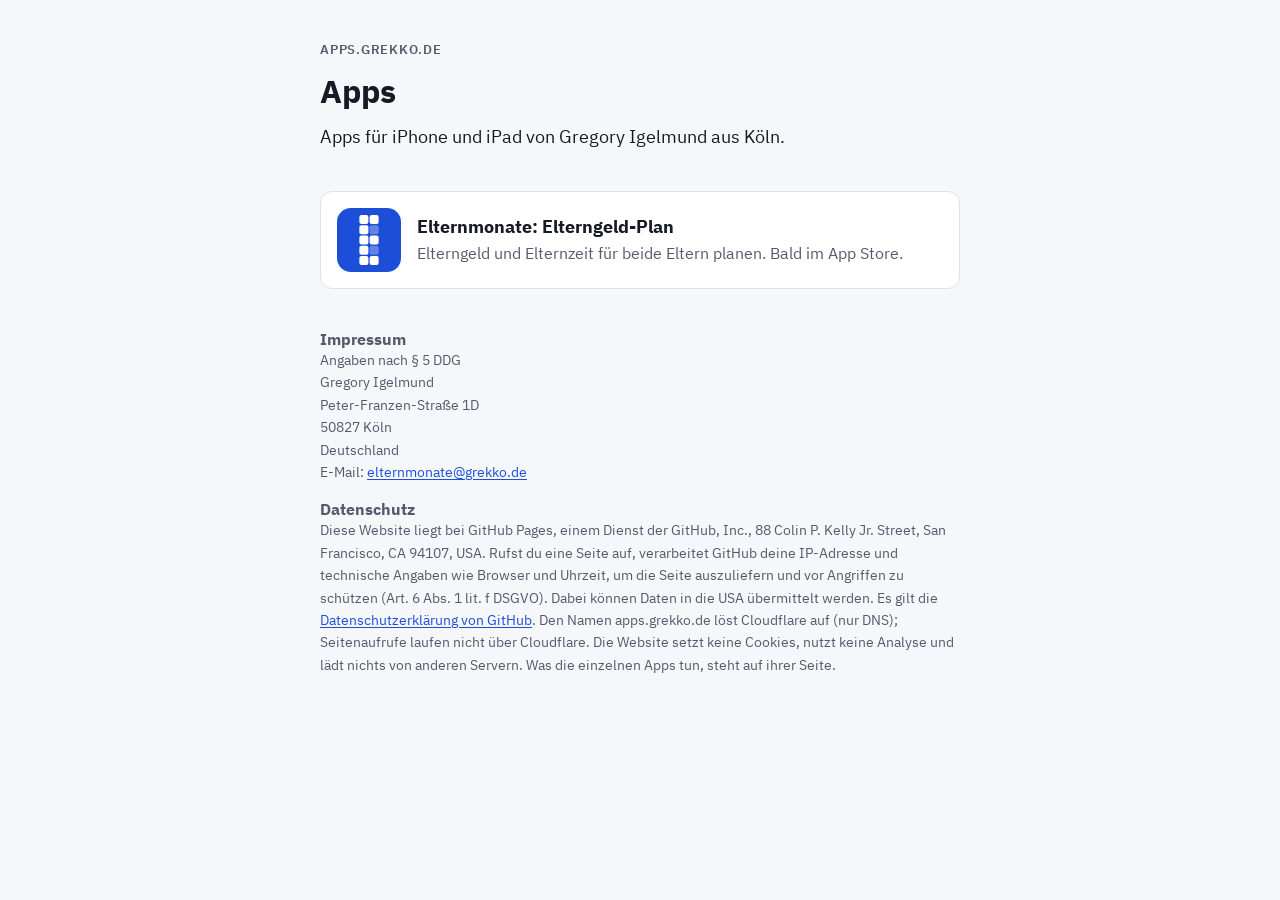
<file: index.html>
<!doctype html>
<html lang="de">
<head>
<meta charset="utf-8">
<meta name="viewport" content="width=device-width, initial-scale=1, viewport-fit=cover">
<title>Apps von Gregory Igelmund</title>
<meta name="description" content="Apps für iPhone und iPad von Gregory Igelmund aus Köln.">
<link rel="stylesheet" href="assets/site.css">
</head>
<body>
<main>
  <header>
    <p class="eyebrow">apps.grekko.de</p>
    <h1>Apps</h1>
    <p class="lead">Apps für iPhone und iPad von Gregory Igelmund aus Köln.</p>
  </header>

  <ul class="apps">
    <li>
      <a class="app-card" href="elternmonate/">
        <img class="icon" src="elternmonate/icon.svg" alt="" width="64" height="64">
        <span>
          <strong>Elternmonate: Elterngeld-Plan</strong>
          <span class="muted">Elterngeld und Elternzeit für beide Eltern planen. Bald im App Store.</span>
        </span>
      </a>
    </li>
  </ul>
</main>

<footer>
  <div id="impressum">
    <h2>Impressum</h2>
    <p>Angaben nach § 5 DDG</p>
    <address>
      Gregory Igelmund<br>
      Peter-Franzen-Straße 1D<br>
      50827 Köln<br>
      Deutschland<br>
      E-Mail: <a href="mailto:elternmonate@grekko.de">elternmonate@grekko.de</a>
    </address>
  </div>
  <div id="datenschutz">
    <h2>Datenschutz</h2>
    <p>Diese Website liegt bei GitHub Pages, einem Dienst der GitHub, Inc., 88 Colin P. Kelly Jr. Street, San Francisco, CA 94107, USA. Rufst du eine Seite auf, verarbeitet GitHub deine IP-Adresse und technische Angaben wie Browser und Uhrzeit, um die Seite auszuliefern und vor Angriffen zu schützen (Art. 6 Abs. 1 lit. f DSGVO). Dabei können Daten in die USA übermittelt werden. Es gilt die <a href="https://docs.github.com/en/site-policy/privacy-policies/github-general-privacy-statement" rel="noopener">Datenschutzerklärung von GitHub</a>. Den Namen apps.grekko.de löst Cloudflare auf (nur DNS); Seitenaufrufe laufen nicht über Cloudflare. Die Website setzt keine Cookies, nutzt keine Analyse und lädt nichts von anderen Servern. Was die einzelnen Apps tun, steht auf ihrer Seite.</p>
  </div>
</footer>
</body>
</html>
</file>
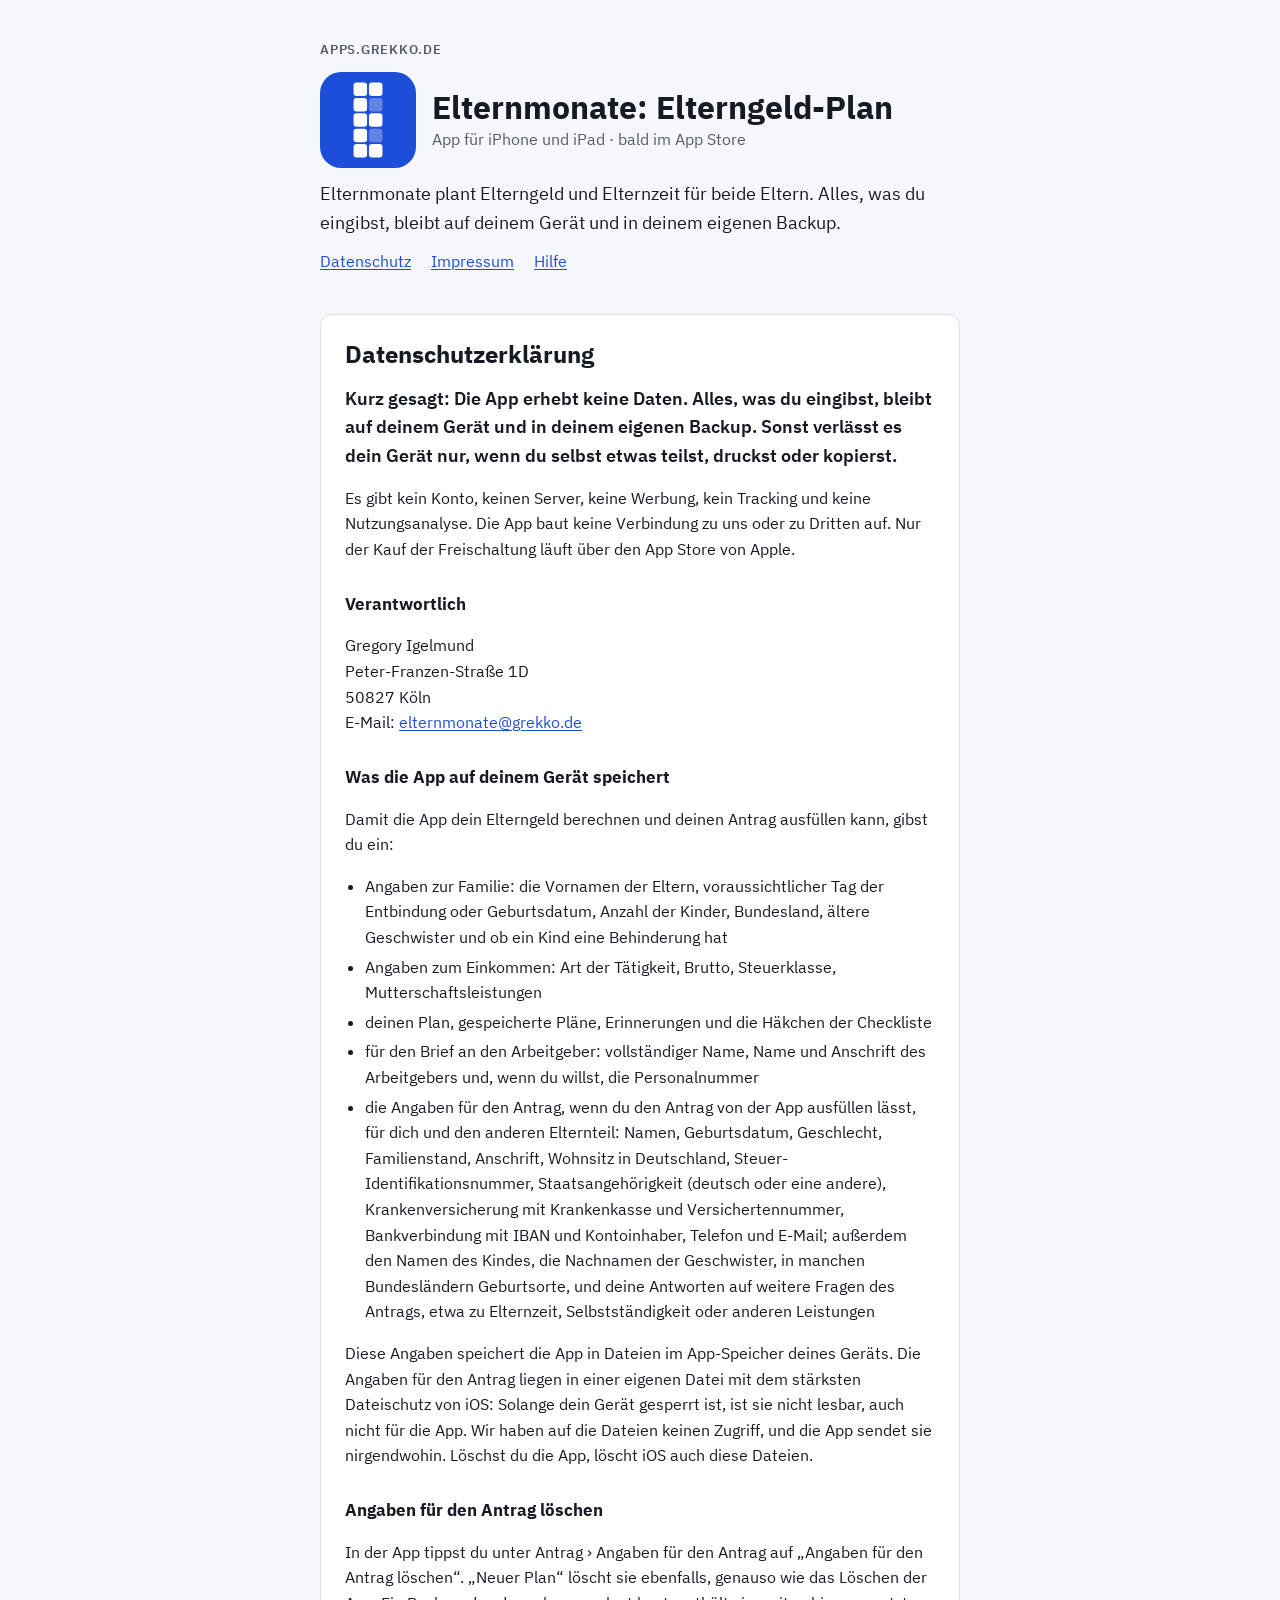
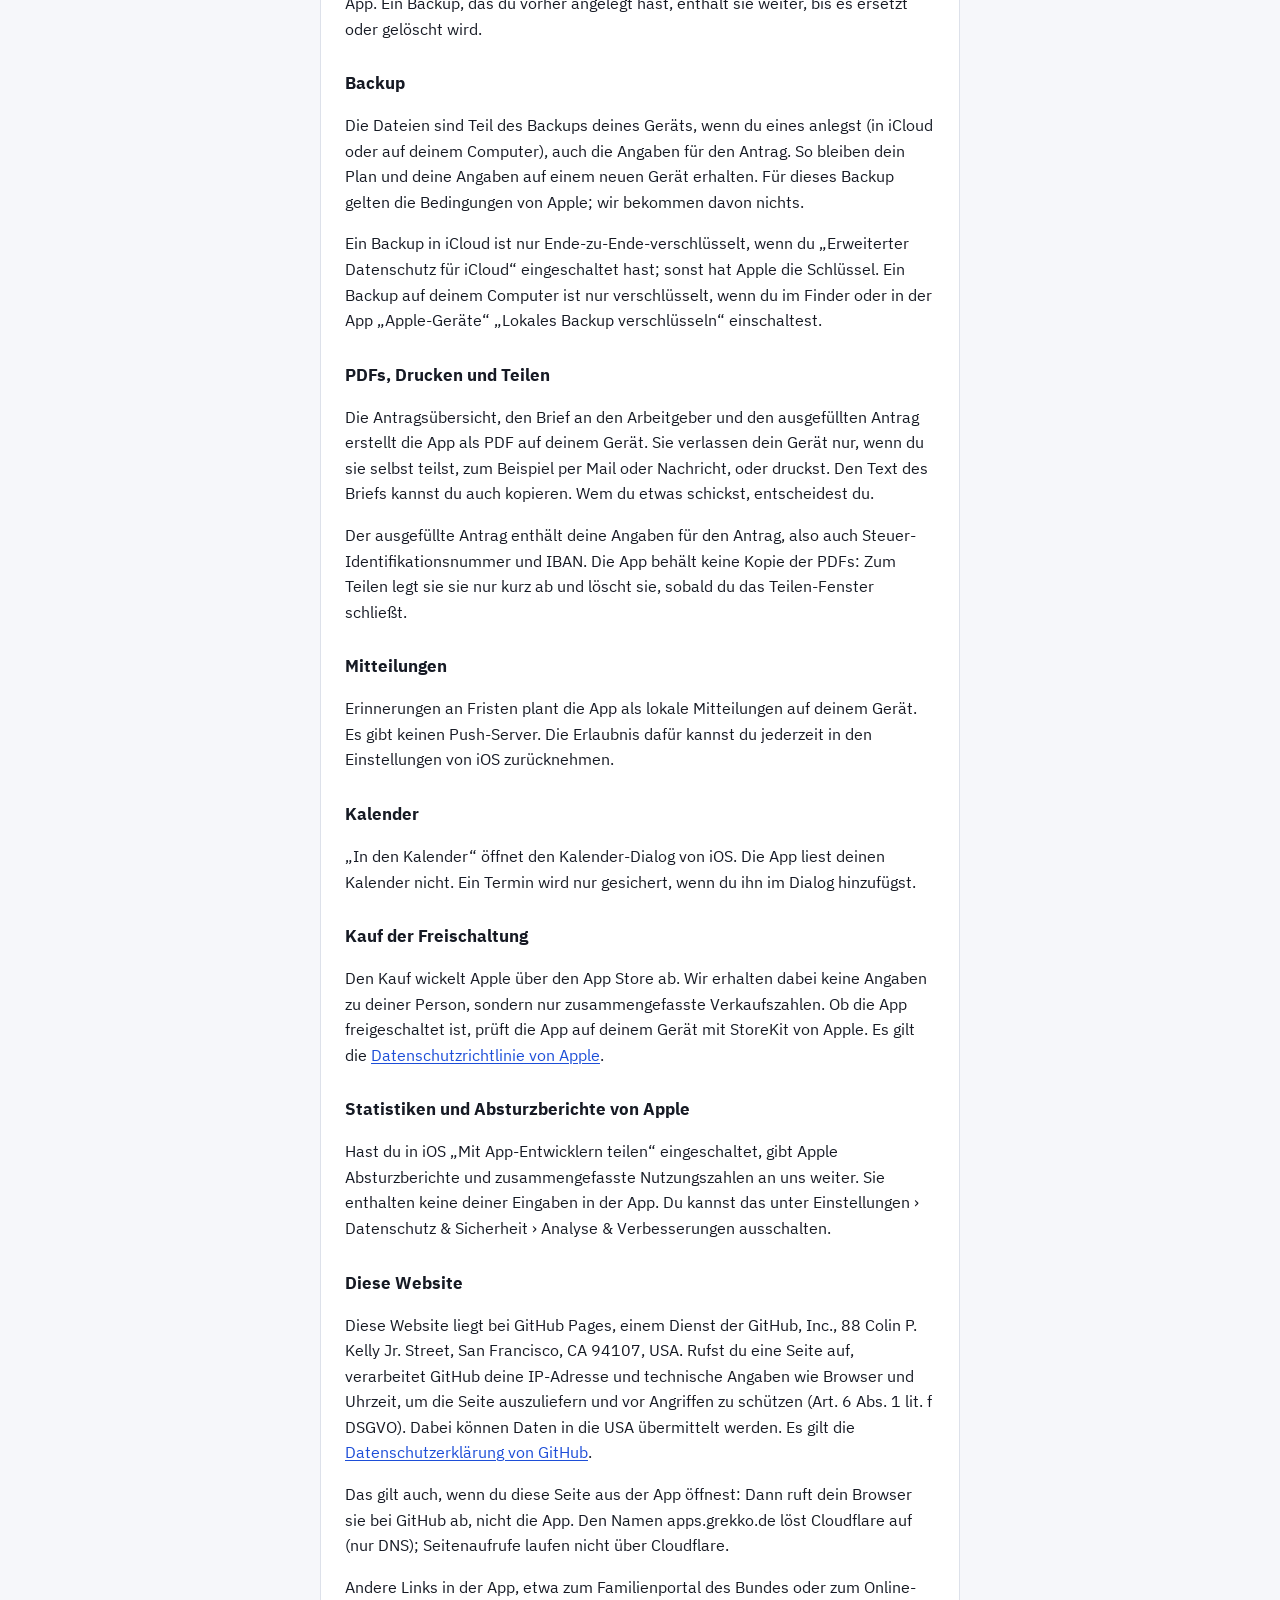
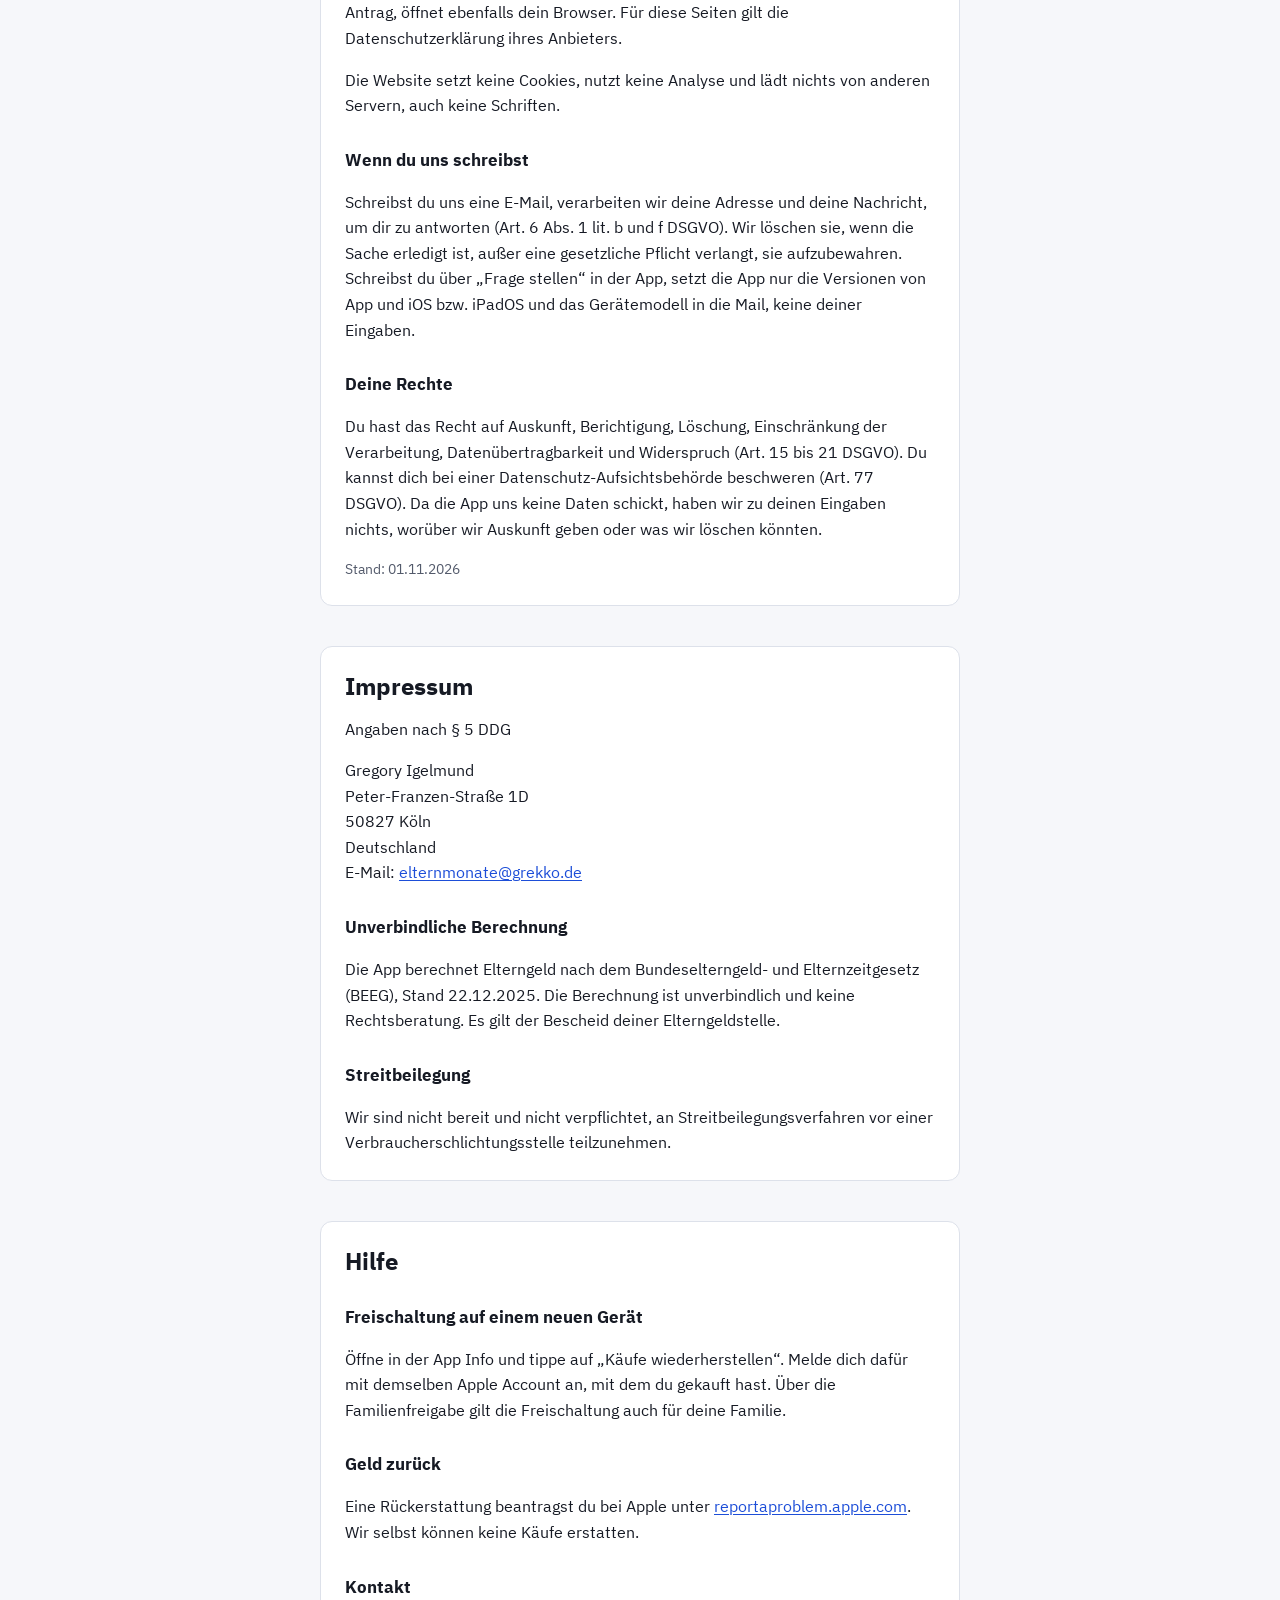
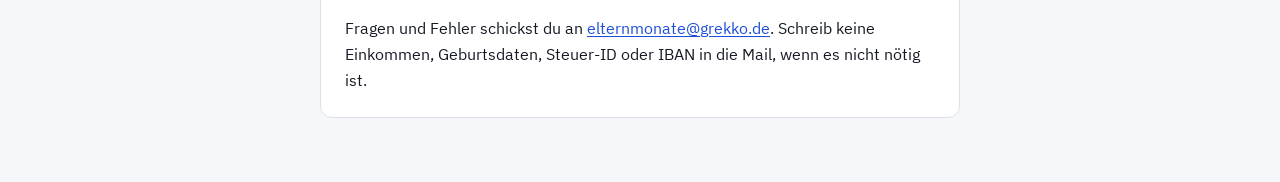
<file: elternmonate/index.html>
<!doctype html>
<html lang="de">
<head>
<meta charset="utf-8">
<meta name="viewport" content="width=device-width, initial-scale=1, viewport-fit=cover">
<title>Elternmonate: Elterngeld-Plan – Datenschutz, Impressum und Hilfe</title>
<meta name="description" content="Elternmonate plant Elterngeld und Elternzeit für beide Eltern auf iPhone und iPad. Datenschutzerklärung, Impressum und Hilfe.">
<link rel="icon" href="icon.svg" type="image/svg+xml">
<link rel="apple-touch-icon" href="icon.png">
<link rel="stylesheet" href="../assets/site.css">
</head>
<body>
<main>
  <header>
    <p class="eyebrow"><a href="/">apps.grekko.de</a></p>
    <div class="app-head">
      <img class="icon" src="icon.svg" alt="" width="96" height="96">
      <div>
        <h1>Elternmonate: Elterngeld-Plan</h1>
        <p class="muted">App für iPhone und iPad · bald im App Store</p>
      </div>
    </div>
    <p class="lead">Elternmonate plant Elterngeld und Elternzeit für beide Eltern. Alles, was du eingibst, bleibt auf deinem Gerät und in deinem eigenen Backup.</p>
    <nav aria-label="Abschnitte">
      <a href="#datenschutz">Datenschutz</a>
      <a href="#impressum">Impressum</a>
      <a href="#hilfe">Hilfe</a>
    </nav>
  </header>

  <section id="datenschutz">
    <h2>Datenschutzerklärung</h2>
    <p class="kurz">Kurz gesagt: Die App erhebt keine Daten. Alles, was du eingibst, bleibt auf deinem Gerät und in deinem eigenen Backup. Sonst verlässt es dein Gerät nur, wenn du selbst etwas teilst, druckst oder kopierst.</p>
    <p>Es gibt kein Konto, keinen Server, keine Werbung, kein Tracking und keine Nutzungsanalyse. Die App baut keine Verbindung zu uns oder zu Dritten auf. Nur der Kauf der Freischaltung läuft über den App Store von Apple.</p>

    <h3>Verantwortlich</h3>
    <address>
      Gregory Igelmund<br>
      Peter-Franzen-Straße 1D<br>
      50827 Köln<br>
      E-Mail: <a href="mailto:elternmonate@grekko.de">elternmonate@grekko.de</a>
    </address>

    <h3>Was die App auf deinem Gerät speichert</h3>
    <p>Damit die App dein Elterngeld berechnen und deinen Antrag ausfüllen kann, gibst du ein:</p>
    <ul>
      <li>Angaben zur Familie: die Vornamen der Eltern, voraussichtlicher Tag der Entbindung oder Geburtsdatum, Anzahl der Kinder, Bundesland, ältere Geschwister und ob ein Kind eine Behinderung hat</li>
      <li>Angaben zum Einkommen: Art der Tätigkeit, Brutto, Steuerklasse, Mutterschaftsleistungen</li>
      <li>deinen Plan, gespeicherte Pläne, Erinnerungen und die Häkchen der Checkliste</li>
      <li>für den Brief an den Arbeitgeber: vollständiger Name, Name und Anschrift des Arbeitgebers und, wenn du willst, die Personalnummer</li>
      <li>die Angaben für den Antrag, wenn du den Antrag von der App ausfüllen lässt, für dich und den anderen Elternteil: Namen, Geburtsdatum, Geschlecht, Familienstand, Anschrift, Wohnsitz in Deutschland, Steuer-Identifikationsnummer, Staatsangehörigkeit (deutsch oder eine andere), Krankenversicherung mit Krankenkasse und Versichertennummer, Bankverbindung mit IBAN und Kontoinhaber, Telefon und E-Mail; außerdem den Namen des Kindes, die Nachnamen der Geschwister, in manchen Bundesländern Geburtsorte, und deine Antworten auf weitere Fragen des Antrags, etwa zu Elternzeit, Selbstständigkeit oder anderen Leistungen</li>
    </ul>
    <p>Diese Angaben speichert die App in Dateien im App-Speicher deines Geräts. Die Angaben für den Antrag liegen in einer eigenen Datei mit dem stärksten Dateischutz von iOS: Solange dein Gerät gesperrt ist, ist sie nicht lesbar, auch nicht für die App. Wir haben auf die Dateien keinen Zugriff, und die App sendet sie nirgendwohin. Löschst du die App, löscht iOS auch diese Dateien.</p>

    <h3>Angaben für den Antrag löschen</h3>
    <p>In der App tippst du unter Antrag › Angaben für den Antrag auf „Angaben für den Antrag löschen“. „Neuer Plan“ löscht sie ebenfalls, genauso wie das Löschen der App. Ein Backup, das du vorher angelegt hast, enthält sie weiter, bis es ersetzt oder gelöscht wird.</p>

    <h3>Backup</h3>
    <p>Die Dateien sind Teil des Backups deines Geräts, wenn du eines anlegst (in iCloud oder auf deinem Computer), auch die Angaben für den Antrag. So bleiben dein Plan und deine Angaben auf einem neuen Gerät erhalten. Für dieses Backup gelten die Bedingungen von Apple; wir bekommen davon nichts.</p>
    <p>Ein Backup in iCloud ist nur Ende-zu-Ende-verschlüsselt, wenn du „Erweiterter Datenschutz für iCloud“ eingeschaltet hast; sonst hat Apple die Schlüssel. Ein Backup auf deinem Computer ist nur verschlüsselt, wenn du im Finder oder in der App „Apple-Geräte“ „Lokales Backup verschlüsseln“ einschaltest.</p>

    <h3>PDFs, Drucken und Teilen</h3>
    <p>Die Antragsübersicht, den Brief an den Arbeitgeber und den ausgefüllten Antrag erstellt die App als PDF auf deinem Gerät. Sie verlassen dein Gerät nur, wenn du sie selbst teilst, zum Beispiel per Mail oder Nachricht, oder druckst. Den Text des Briefs kannst du auch kopieren. Wem du etwas schickst, entscheidest du.</p>
    <p>Der ausgefüllte Antrag enthält deine Angaben für den Antrag, also auch Steuer-Identifikationsnummer und IBAN. Die App behält keine Kopie der PDFs: Zum Teilen legt sie sie nur kurz ab und löscht sie, sobald du das Teilen-Fenster schließt.</p>

    <h3>Mitteilungen</h3>
    <p>Erinnerungen an Fristen plant die App als lokale Mitteilungen auf deinem Gerät. Es gibt keinen Push-Server. Die Erlaubnis dafür kannst du jederzeit in den Einstellungen von iOS zurücknehmen.</p>

    <h3>Kalender</h3>
    <p>„In den Kalender“ öffnet den Kalender-Dialog von iOS. Die App liest deinen Kalender nicht. Ein Termin wird nur gesichert, wenn du ihn im Dialog hinzufügst.</p>

    <h3>Kauf der Freischaltung</h3>
    <p>Den Kauf wickelt Apple über den App Store ab. Wir erhalten dabei keine Angaben zu deiner Person, sondern nur zusammengefasste Verkaufszahlen. Ob die App freigeschaltet ist, prüft die App auf deinem Gerät mit StoreKit von Apple. Es gilt die <a href="https://www.apple.com/de/legal/privacy/de-ww/" rel="noopener">Datenschutzrichtlinie von Apple</a>.</p>

    <h3>Statistiken und Absturzberichte von Apple</h3>
    <p>Hast du in iOS „Mit App-Entwicklern teilen“ eingeschaltet, gibt Apple Absturzberichte und zusammengefasste Nutzungszahlen an uns weiter. Sie enthalten keine deiner Eingaben in der App. Du kannst das unter Einstellungen › Datenschutz &amp; Sicherheit › Analyse &amp; Verbesserungen ausschalten.</p>

    <h3>Diese Website</h3>
    <p>Diese Website liegt bei GitHub Pages, einem Dienst der GitHub, Inc., 88 Colin P. Kelly Jr. Street, San Francisco, CA 94107, USA. Rufst du eine Seite auf, verarbeitet GitHub deine IP-Adresse und technische Angaben wie Browser und Uhrzeit, um die Seite auszuliefern und vor Angriffen zu schützen (Art. 6 Abs. 1 lit. f DSGVO). Dabei können Daten in die USA übermittelt werden. Es gilt die <a href="https://docs.github.com/en/site-policy/privacy-policies/github-general-privacy-statement" rel="noopener">Datenschutzerklärung von GitHub</a>.</p>
    <p>Das gilt auch, wenn du diese Seite aus der App öffnest: Dann ruft dein Browser sie bei GitHub ab, nicht die App. Den Namen apps.grekko.de löst Cloudflare auf (nur DNS); Seitenaufrufe laufen nicht über Cloudflare.</p>
    <p>Andere Links in der App, etwa zum Familienportal des Bundes oder zum Online-Antrag, öffnet ebenfalls dein Browser. Für diese Seiten gilt die Datenschutzerklärung ihres Anbieters.</p>
    <p>Die Website setzt keine Cookies, nutzt keine Analyse und lädt nichts von anderen Servern, auch keine Schriften.</p>

    <h3>Wenn du uns schreibst</h3>
    <p>Schreibst du uns eine E-Mail, verarbeiten wir deine Adresse und deine Nachricht, um dir zu antworten (Art. 6 Abs. 1 lit. b und f DSGVO). Wir löschen sie, wenn die Sache erledigt ist, außer eine gesetzliche Pflicht verlangt, sie aufzubewahren. Schreibst du über „Frage stellen“ in der App, setzt die App nur die Versionen von App und iOS bzw. iPadOS und das Gerätemodell in die Mail, keine deiner Eingaben.</p>

    <h3>Deine Rechte</h3>
    <p>Du hast das Recht auf Auskunft, Berichtigung, Löschung, Einschränkung der Verarbeitung, Datenübertragbarkeit und Widerspruch (Art. 15 bis 21 DSGVO). Du kannst dich bei einer Datenschutz-Aufsichtsbehörde beschweren (Art. 77 DSGVO). Da die App uns keine Daten schickt, haben wir zu deinen Eingaben nichts, worüber wir Auskunft geben oder was wir löschen könnten.</p>

    <p class="stand">Stand: 01.11.2026</p>
  </section>

  <section id="impressum">
    <h2>Impressum</h2>
    <p>Angaben nach § 5 DDG</p>
    <address>
      Gregory Igelmund<br>
      Peter-Franzen-Straße 1D<br>
      50827 Köln<br>
      Deutschland<br>
      E-Mail: <a href="mailto:elternmonate@grekko.de">elternmonate@grekko.de</a>
    </address>

    <h3>Unverbindliche Berechnung</h3>
    <p>Die App berechnet Elterngeld nach dem Bundeselterngeld- und Elternzeitgesetz (BEEG), Stand 22.12.2025. Die Berechnung ist unverbindlich und keine Rechtsberatung. Es gilt der Bescheid deiner Elterngeldstelle.</p>

    <h3>Streitbeilegung</h3>
    <p>Wir sind nicht bereit und nicht verpflichtet, an Streitbeilegungsverfahren vor einer Verbraucherschlichtungsstelle teilzunehmen.</p>
  </section>

  <section id="hilfe">
    <h2>Hilfe</h2>
    <h3>Freischaltung auf einem neuen Gerät</h3>
    <p>Öffne in der App Info und tippe auf „Käufe wiederherstellen“. Melde dich dafür mit demselben Apple Account an, mit dem du gekauft hast. Über die Familienfreigabe gilt die Freischaltung auch für deine Familie.</p>
    <h3>Geld zurück</h3>
    <p>Eine Rückerstattung beantragst du bei Apple unter <a href="https://reportaproblem.apple.com" rel="noopener">reportaproblem.apple.com</a>. Wir selbst können keine Käufe erstatten.</p>
    <h3>Kontakt</h3>
    <p>Fragen und Fehler schickst du an <a href="mailto:elternmonate@grekko.de">elternmonate@grekko.de</a>. Schreib keine Einkommen, Geburtsdaten, Steuer-ID oder IBAN in die Mail, wenn es nicht nötig ist.</p>
  </section>
</main>
</body>
</html>
</file>
<file: assets/site.css>
@font-face { font-family: "IBM Plex Sans"; font-weight: 400; font-display: swap; src: url("fonts/IBMPlexSans-Regular-Latin1.woff2") format("woff2");
  unicode-range: U+0000, U+000D, U+0020-007E, U+00A0-00FF, U+0131, U+0152-0153, U+02C6, U+02DA, U+02DC, U+2013-2014, U+2018-201A, U+201C-201E, U+2020-2022, U+2026, U+2030, U+2039-203A, U+2044, U+20AC, U+2122, U+2212, U+FB01-FB02; }
@font-face { font-family: "IBM Plex Sans"; font-weight: 600; font-display: swap; src: url("fonts/IBMPlexSans-SemiBold-Latin1.woff2") format("woff2");
  unicode-range: U+0000, U+000D, U+0020-007E, U+00A0-00FF, U+0131, U+0152-0153, U+02C6, U+02DA, U+02DC, U+2013-2014, U+2018-201A, U+201C-201E, U+2020-2022, U+2026, U+2030, U+2039-203A, U+2044, U+20AC, U+2122, U+2212, U+FB01-FB02; }
@font-face { font-family: "IBM Plex Sans"; font-weight: 700; font-display: swap; src: url("fonts/IBMPlexSans-Bold-Latin1.woff2") format("woff2");
  unicode-range: U+0000, U+000D, U+0020-007E, U+00A0-00FF, U+0131, U+0152-0153, U+02C6, U+02DA, U+02DC, U+2013-2014, U+2018-201A, U+201C-201E, U+2020-2022, U+2026, U+2030, U+2039-203A, U+2044, U+20AC, U+2122, U+2212, U+FB01-FB02; }

:root {
  --bg: #f6f7fa;
  --surface: #ffffff;
  --ink: #161a24;
  --muted: #535a6b;
  --line: #dde1ea;
  --accent: #1d4ed8;
  --font: "IBM Plex Sans", -apple-system, "Segoe UI", Roboto, sans-serif;
  color-scheme: light;
}
@media (prefers-color-scheme: dark) {
  :root {
    --bg: #11141b; --surface: #1a1e28; --ink: #e9ecf3; --muted: #a3aabb;
    --line: #2c3240; --accent: #7aa2ff; color-scheme: dark;
  }
}

* { box-sizing: border-box; }
body {
  margin: 0;
  background: var(--bg); color: var(--ink); font-family: var(--font);
  font-size: 1rem; line-height: 1.6;
  padding-left: max(16px, env(safe-area-inset-left, 0px));
  padding-right: max(16px, env(safe-area-inset-right, 0px));
  padding-block: 2.5rem 4rem;
  -webkit-text-size-adjust: 100%;
}
main { max-width: 40rem; margin: 0 auto; display: flex; flex-direction: column; gap: 2.5rem; }
header { display: flex; flex-direction: column; gap: .75rem; }
.eyebrow { font-size: .8rem; font-weight: 600; letter-spacing: .06em; text-transform: uppercase; color: var(--muted); margin: 0; }
.eyebrow a { color: inherit; text-decoration: none; }
.eyebrow a:hover { text-decoration: underline; }
h1 { font-size: 2rem; line-height: 1.2; margin: 0; text-wrap: balance; }
h2 { font-size: 1.5rem; line-height: 1.25; margin: 0; text-wrap: balance; }
h3 { font-size: 1.05rem; margin: .75rem 0 0; }
p, ul { margin: 0; }
ul { padding-left: 1.25rem; display: flex; flex-direction: column; gap: .25rem; }
a { color: var(--accent); text-underline-offset: 2px; }
a:focus-visible { outline: 2px solid var(--accent); outline-offset: 2px; border-radius: 2px; }
nav { display: flex; flex-wrap: wrap; gap: .5rem 1.25rem; }
section { background: var(--surface); border: 1px solid var(--line); border-radius: 12px; padding: 1.5rem; display: flex; flex-direction: column; gap: 1rem; min-width: 0; }
address { font-style: normal; }
.lead { font-size: 1.1rem; }
.kurz { font-size: 1.1rem; font-weight: 600; }
.muted, .stand { color: var(--muted); }
.stand { font-size: .875rem; }

.icon { width: 96px; height: 96px; border-radius: 22%; display: block; }
.app-head { display: flex; gap: 1rem; align-items: center; }

.apps { list-style: none; padding: 0; gap: 1rem; }
.app-card { display: flex; gap: 1rem; align-items: center; background: var(--surface); border: 1px solid var(--line); border-radius: 12px; padding: 1rem; color: inherit; text-decoration: none; }
.app-card:hover { border-color: var(--accent); }
.app-card .icon { width: 64px; height: 64px; flex: none; }
.app-card strong { display: block; font-size: 1.1rem; }

footer { max-width: 40rem; margin: 2.5rem auto 0; display: flex; flex-direction: column; gap: 1rem; font-size: .875rem; color: var(--muted); }
footer h2 { font-size: 1rem; }
</file>
